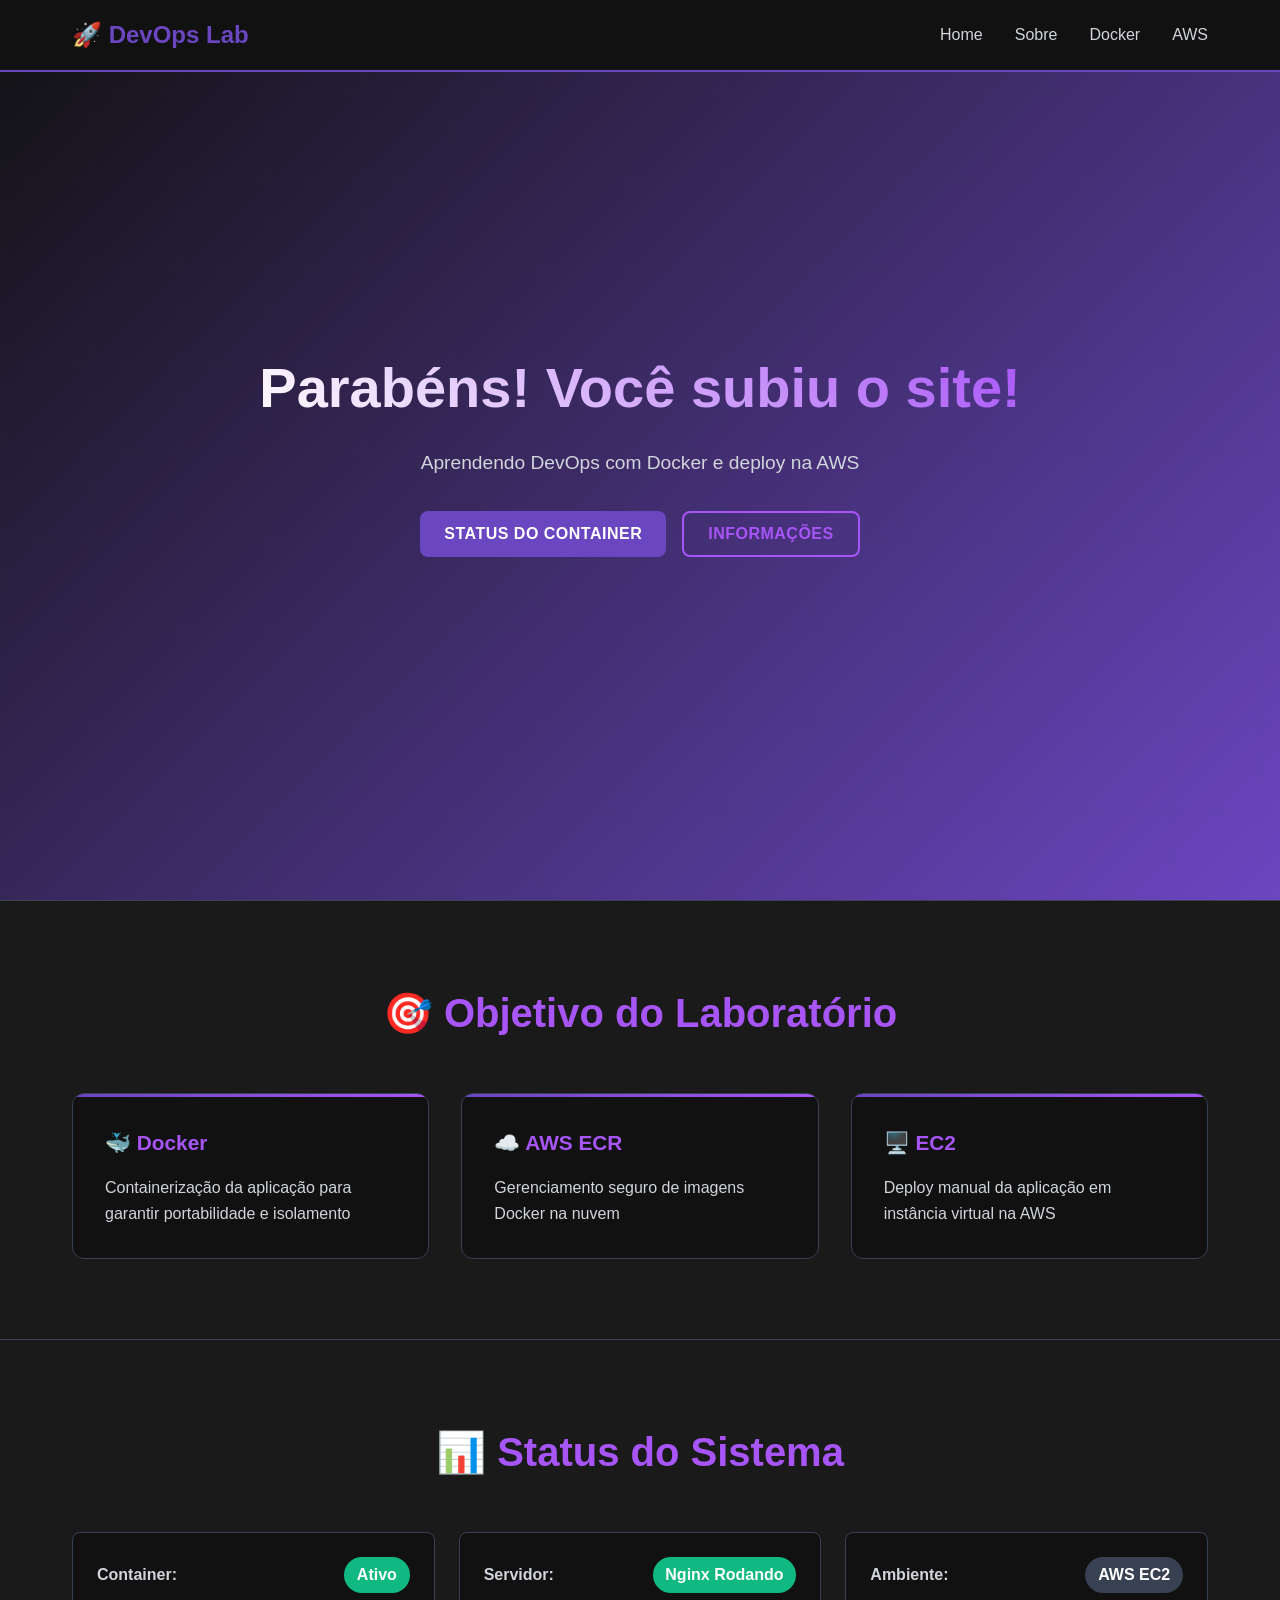
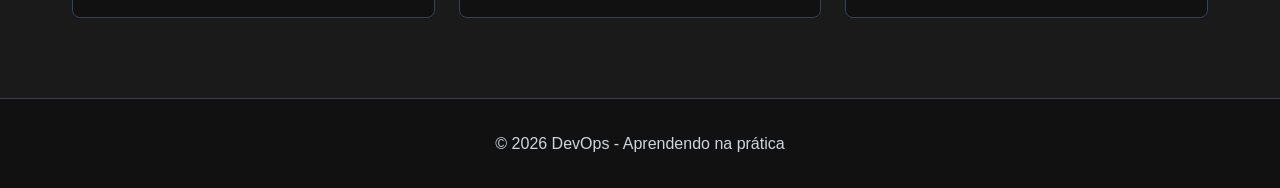
<file: 01-docker-static-website/website/index.html>
<!DOCTYPE html>
<html lang="pt-BR">
<head>
    <meta charset="UTF-8">
    <meta name="viewport" content="width=device-width, initial-scale=1.0">
    <title>DevOps Lab - Project1</title>
    <link rel="stylesheet" href="css/style.css">
</head>
<body>
    <header>
        <nav class="navbar">
            <div class="nav-container">
                <h1 class="nav-title">🚀 DevOps Lab</h1>
                <div class="nav-menu">
                    <a href="#home" class="nav-link">Home</a>
                    <a href="#about" class="nav-link">Sobre</a>
                    <a href="#docker" class="nav-link">Docker</a>
                    <a href="#aws" class="nav-link">AWS</a>
                </div>
            </div>
        </nav>
    </header>

    <main>
        <section id="home" class="hero">
            <div class="container">
                <h1 class="hero-title">Parabéns! Você subiu o site!</h1>
                <p class="hero-subtitle">Aprendendo DevOps com Docker e deploy na AWS</p>
                <div class="hero-buttons">
                    <button class="btn primary" onclick="showStatus()">Status do Container</button>
                    <button class="btn secondary" onclick="showInfo()">Informações</button>
                </div>
            </div>
        </section>

        <section id="about" class="section">
            <div class="container">
                <h2>🎯 Objetivo do Laboratório</h2>
                <div class="card-grid">
                    <div class="card">
                        <h3>🐳 Docker</h3>
                        <p>Containerização da aplicação para garantir portabilidade e isolamento</p>
                    </div>
                    <div class="card">
                        <h3>☁️ AWS ECR</h3>
                        <p>Gerenciamento seguro de imagens Docker na nuvem</p>
                    </div>
                    <div class="card">
                        <h3>🖥️ EC2</h3>
                        <p>Deploy manual da aplicação em instância virtual na AWS</p>
                    </div>
                </div>
            </div>
        </section>

        <section id="status" class="section">
            <div class="container">
                <h2>📊 Status do Sistema</h2>
                <div class="status-grid">
                    <div class="status-item">
                        <span class="status-label">Container:</span>
                        <span class="status-value active" id="container-status">Ativo</span>
                    </div>
                    <div class="status-item">
                        <span class="status-label">Servidor:</span>
                        <span class="status-value active" id="server-status">Nginx Rodando</span>
                    </div>
                    <div class="status-item">
                        <span class="status-label">Ambiente:</span>
                        <span class="status-value" id="environment">AWS EC2</span>
                    </div>
                </div>
            </div>
        </section>
    </main>

    <footer class="footer">
        <div class="container">
            <p>&copy; 2026 DevOps - Aprendendo na prática</p>
        </div>
    </footer>

    <script src="js/script.js"></script>
</body>
</html>
</file>
<file: 01-docker-static-website/website/css/style.css>
/* Reset e Base */
* {
    margin: 0;
    padding: 0;
    box-sizing: border-box;
}

:root {
    --primary-color: #6b46c1;      /* Roxo principal */
    --secondary-color: #9333ea;     /* Roxo claro */
    --accent-color: #a855f7;        /* Roxo accent */
    --dark-bg: #1a1a1a;            /* Preto principal */
    --darker-bg: #111111;           /* Preto mais escuro */
    --light-text: #ffffff;          /* Texto claro */
    --gray-text: #d1d5db;           /* Texto cinza */
    --border-color: #374151;        /* Bordas */
    --success-color: #10b981;       /* Verde para status */
}

body {
    font-family: 'Arial', sans-serif;
    background: var(--dark-bg);
    color: var(--light-text);
    line-height: 1.6;
    overflow-x: hidden;
}

/* Navbar */
.navbar {
    background: var(--darker-bg);
    padding: 1rem 0;
    position: fixed;
    top: 0;
    width: 100%;
    z-index: 1000;
    border-bottom: 2px solid var(--primary-color);
}

.nav-container {
    max-width: 1200px;
    margin: 0 auto;
    padding: 0 2rem;
    display: flex;
    justify-content: space-between;
    align-items: center;
}

.nav-title {
    color: var(--primary-color);
    font-size: 1.5rem;
    font-weight: bold;
}

.nav-menu {
    display: flex;
    gap: 2rem;
}

.nav-link {
    color: var(--gray-text);
    text-decoration: none;
    transition: color 0.3s ease;
    font-weight: 500;
}

.nav-link:hover {
    color: var(--accent-color);
}

/* Container */
.container {
    max-width: 1200px;
    margin: 0 auto;
    padding: 0 2rem;
}

/* Hero Section */
.hero {
    background: linear-gradient(135deg, var(--darker-bg) 0%, var(--primary-color) 100%);
    min-height: 100vh;
    display: flex;
    align-items: center;
    text-align: center;
    position: relative;
}

.hero::before {
    content: '';
    position: absolute;
    top: 0;
    left: 0;
    right: 0;
    bottom: 0;
    background: url('data:image/svg+xml,<svg xmlns="http://www.w3.org/2000/svg" viewBox="0 0 100 100"><defs><pattern id="grid" width="10" height="10" patternUnits="userSpaceOnUse"><path d="M 10 0 L 0 0 0 10" fill="none" stroke="%23374151" stroke-width="0.5" opacity="0.3"/></pattern></defs><rect width="100" height="100" fill="url(%23grid)"/></svg>') repeat;
    opacity: 0.1;
}

.hero .container {
    position: relative;
    z-index: 1;
}

.hero-title {
    font-size: 3.5rem;
    font-weight: bold;
    margin-bottom: 1rem;
    background: linear-gradient(45deg, var(--light-text), var(--accent-color));
    -webkit-background-clip: text;
    -webkit-text-fill-color: transparent;
    background-clip: text;
}

.hero-subtitle {
    font-size: 1.2rem;
    color: var(--gray-text);
    margin-bottom: 2rem;
    max-width: 600px;
    margin-left: auto;
    margin-right: auto;
}

.hero-buttons {
    display: flex;
    gap: 1rem;
    justify-content: center;
    flex-wrap: wrap;
}

/* Buttons */
.btn {
    padding: 12px 24px;
    border: none;
    border-radius: 8px;
    font-size: 1rem;
    font-weight: 600;
    cursor: pointer;
    transition: all 0.3s ease;
    text-transform: uppercase;
    letter-spacing: 0.5px;
}

.btn.primary {
    background: var(--primary-color);
    color: var(--light-text);
}

.btn.primary:hover {
    background: var(--secondary-color);
    transform: translateY(-2px);
    box-shadow: 0 8px 20px rgba(107, 70, 193, 0.3);
}

.btn.secondary {
    background: transparent;
    color: var(--accent-color);
    border: 2px solid var(--accent-color);
}

.btn.secondary:hover {
    background: var(--accent-color);
    color: var(--light-text);
    transform: translateY(-2px);
}

/* Sections */
.section {
    padding: 5rem 0;
    border-top: 1px solid var(--border-color);
}

.section h2 {
    text-align: center;
    font-size: 2.5rem;
    margin-bottom: 3rem;
    color: var(--accent-color);
}

/* Card Grid */
.card-grid {
    display: grid;
    grid-template-columns: repeat(auto-fit, minmax(300px, 1fr));
    gap: 2rem;
    margin-top: 2rem;
}

.card {
    background: var(--darker-bg);
    padding: 2rem;
    border-radius: 12px;
    border: 1px solid var(--border-color);
    transition: all 0.3s ease;
    position: relative;
    overflow: hidden;
}

.card::before {
    content: '';
    position: absolute;
    top: 0;
    left: 0;
    right: 0;
    height: 3px;
    background: linear-gradient(90deg, var(--primary-color), var(--accent-color));
}

.card:hover {
    transform: translateY(-5px);
    border-color: var(--primary-color);
    box-shadow: 0 15px 30px rgba(107, 70, 193, 0.2);
}

.card h3 {
    color: var(--accent-color);
    margin-bottom: 1rem;
    font-size: 1.3rem;
}

.card p {
    color: var(--gray-text);
    line-height: 1.6;
}

/* Status Grid */
.status-grid {
    display: grid;
    grid-template-columns: repeat(auto-fit, minmax(250px, 1fr));
    gap: 1.5rem;
    margin-top: 2rem;
}

.status-item {
    background: var(--darker-bg);
    padding: 1.5rem;
    border-radius: 8px;
    border: 1px solid var(--border-color);
    display: flex;
    justify-content: space-between;
    align-items: center;
}

.status-label {
    color: var(--gray-text);
    font-weight: 600;
}

.status-value {
    color: var(--light-text);
    font-weight: bold;
    padding: 0.3rem 0.8rem;
    border-radius: 20px;
    background: var(--border-color);
}

.status-value.active {
    background: var(--success-color);
    color: var(--light-text);
}

/* Footer */
.footer {
    background: var(--darker-bg);
    padding: 2rem 0;
    border-top: 1px solid var(--border-color);
    text-align: center;
    color: var(--gray-text);
}

/* Responsive */
@media (max-width: 768px) {
    .nav-container {
        flex-direction: column;
        gap: 1rem;
    }
    
    .hero-title {
        font-size: 2.5rem;
    }
    
    .hero-buttons {
        flex-direction: column;
        align-items: center;
    }
    
    .btn {
        width: 200px;
    }
}

/* Animações */
@keyframes fadeInUp {
    from {
        opacity: 0;
        transform: translateY(30px);
    }
    to {
        opacity: 1;
        transform: translateY(0);
    }
}

.card {
    animation: fadeInUp 0.6s ease forwards;
}

.card:nth-child(1) { animation-delay: 0.1s; }
.card:nth-child(2) { animation-delay: 0.2s; }
.card:nth-child(3) { animation-delay: 0.3s; }
</file>
